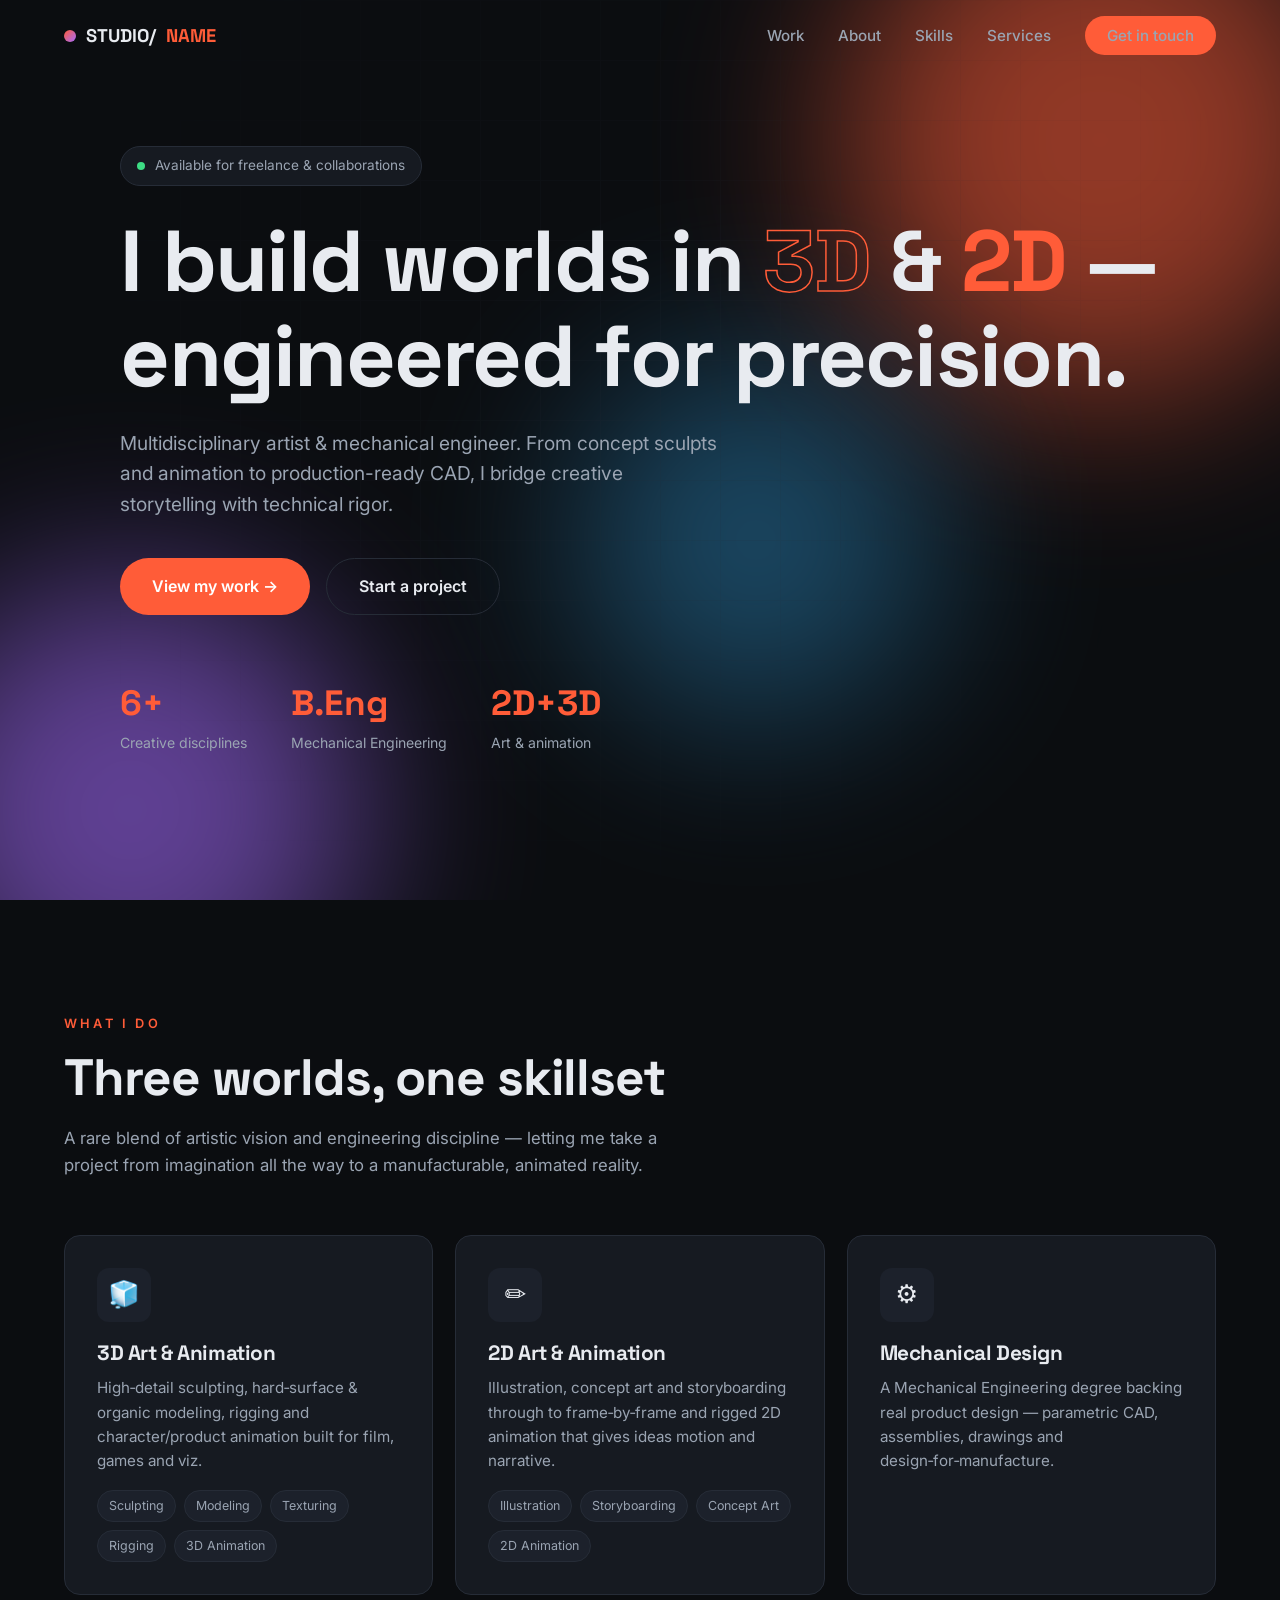
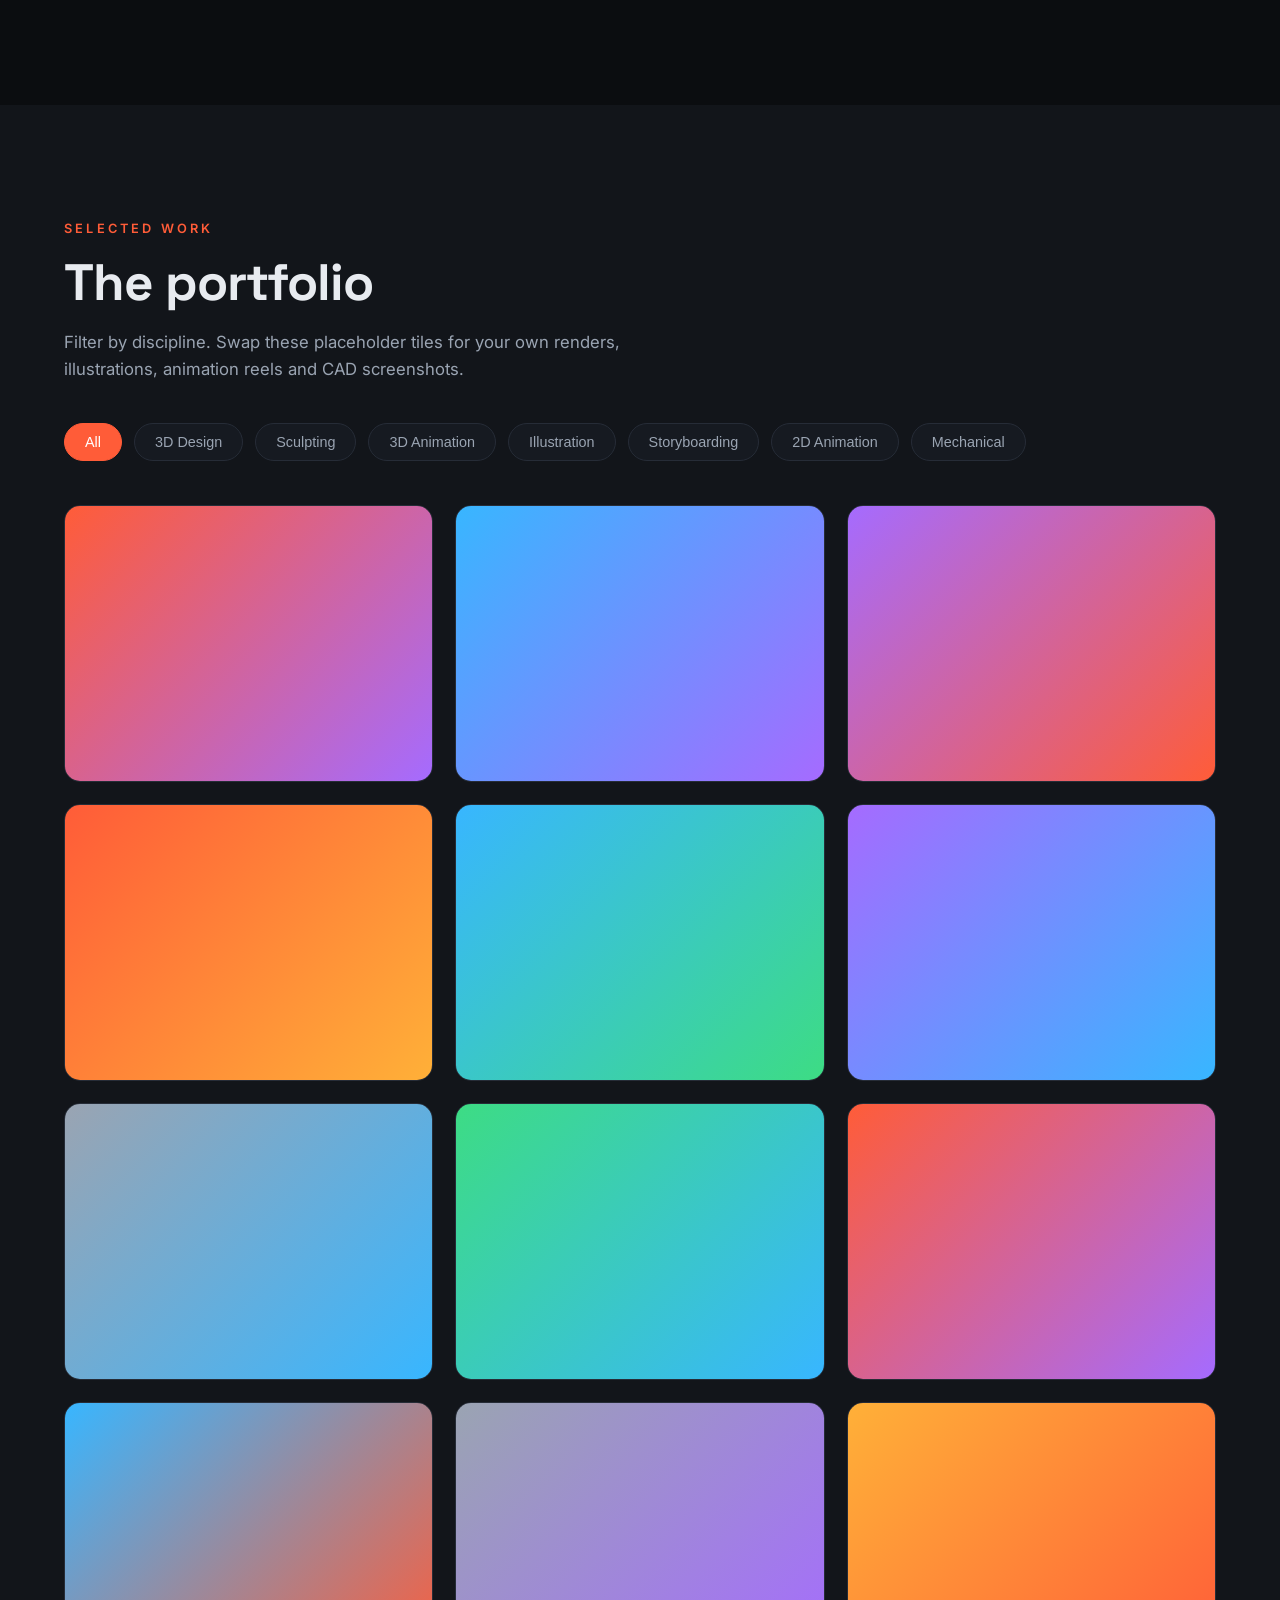
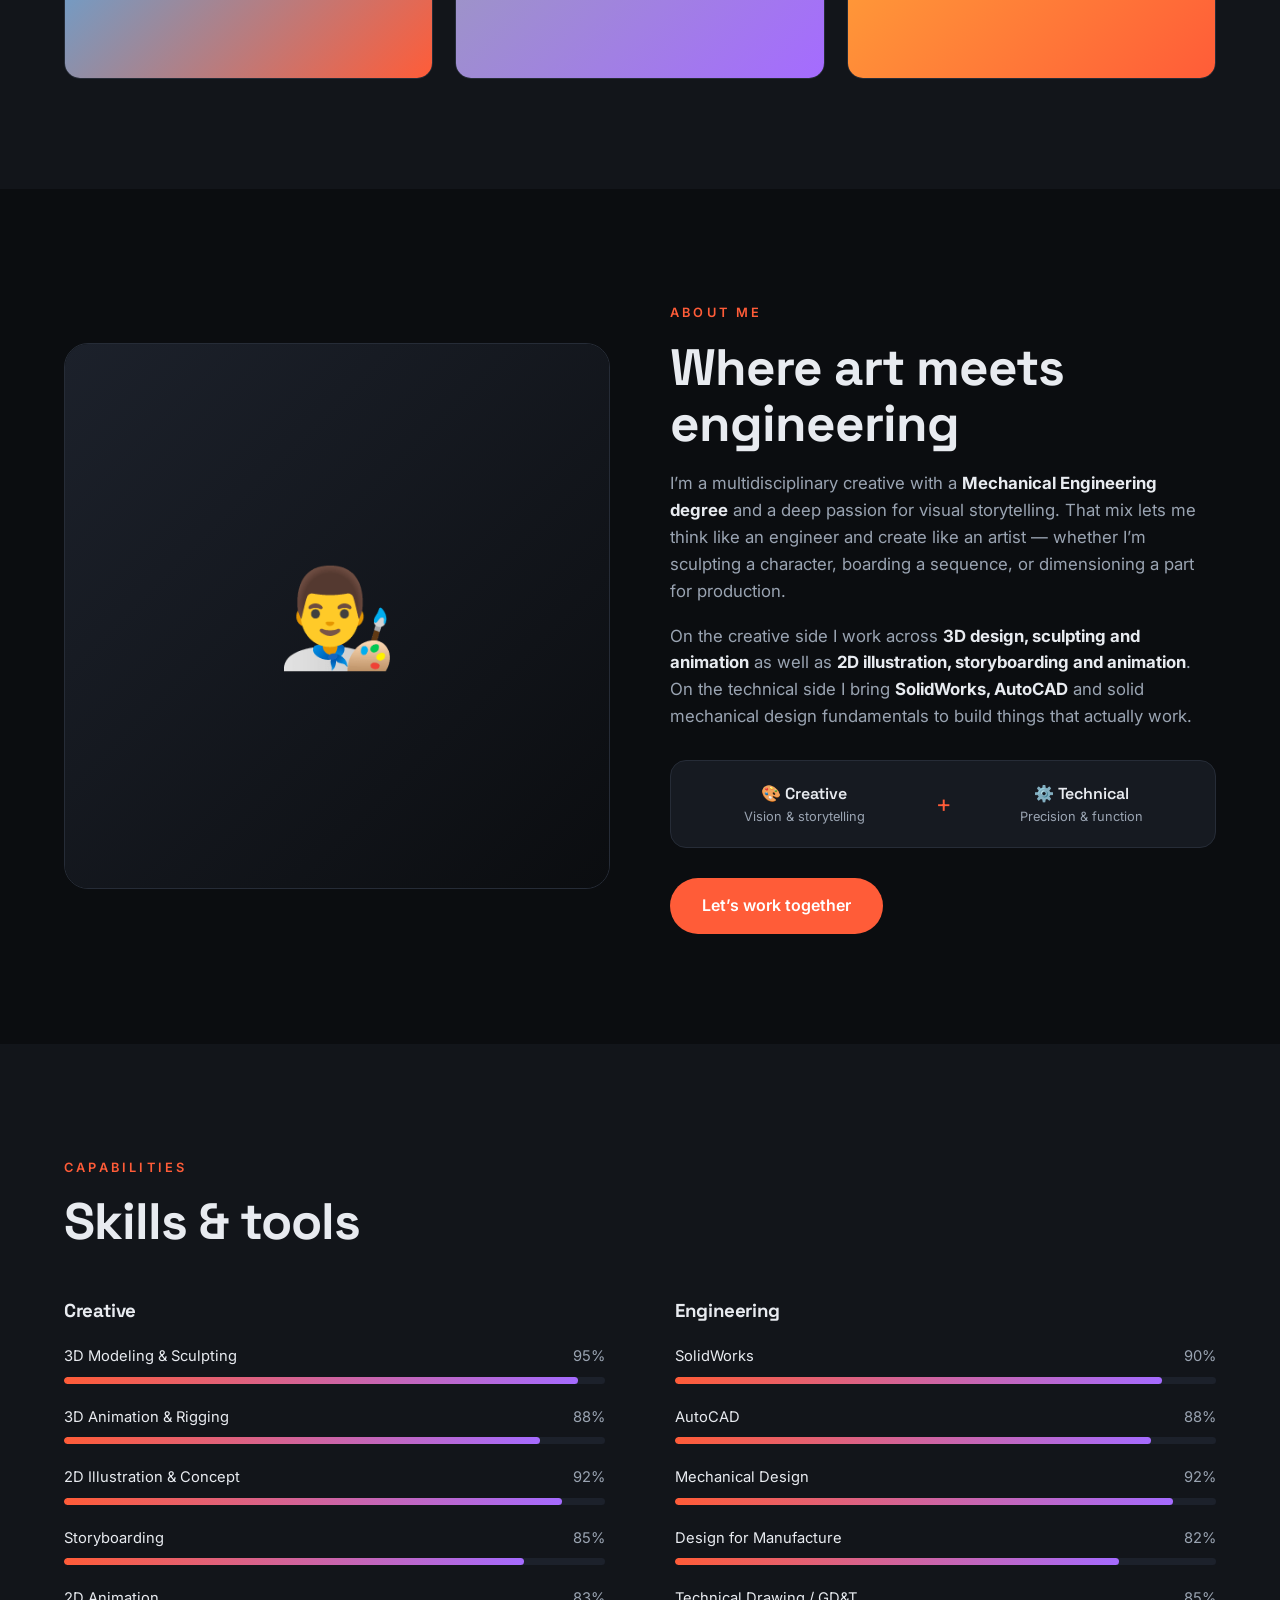
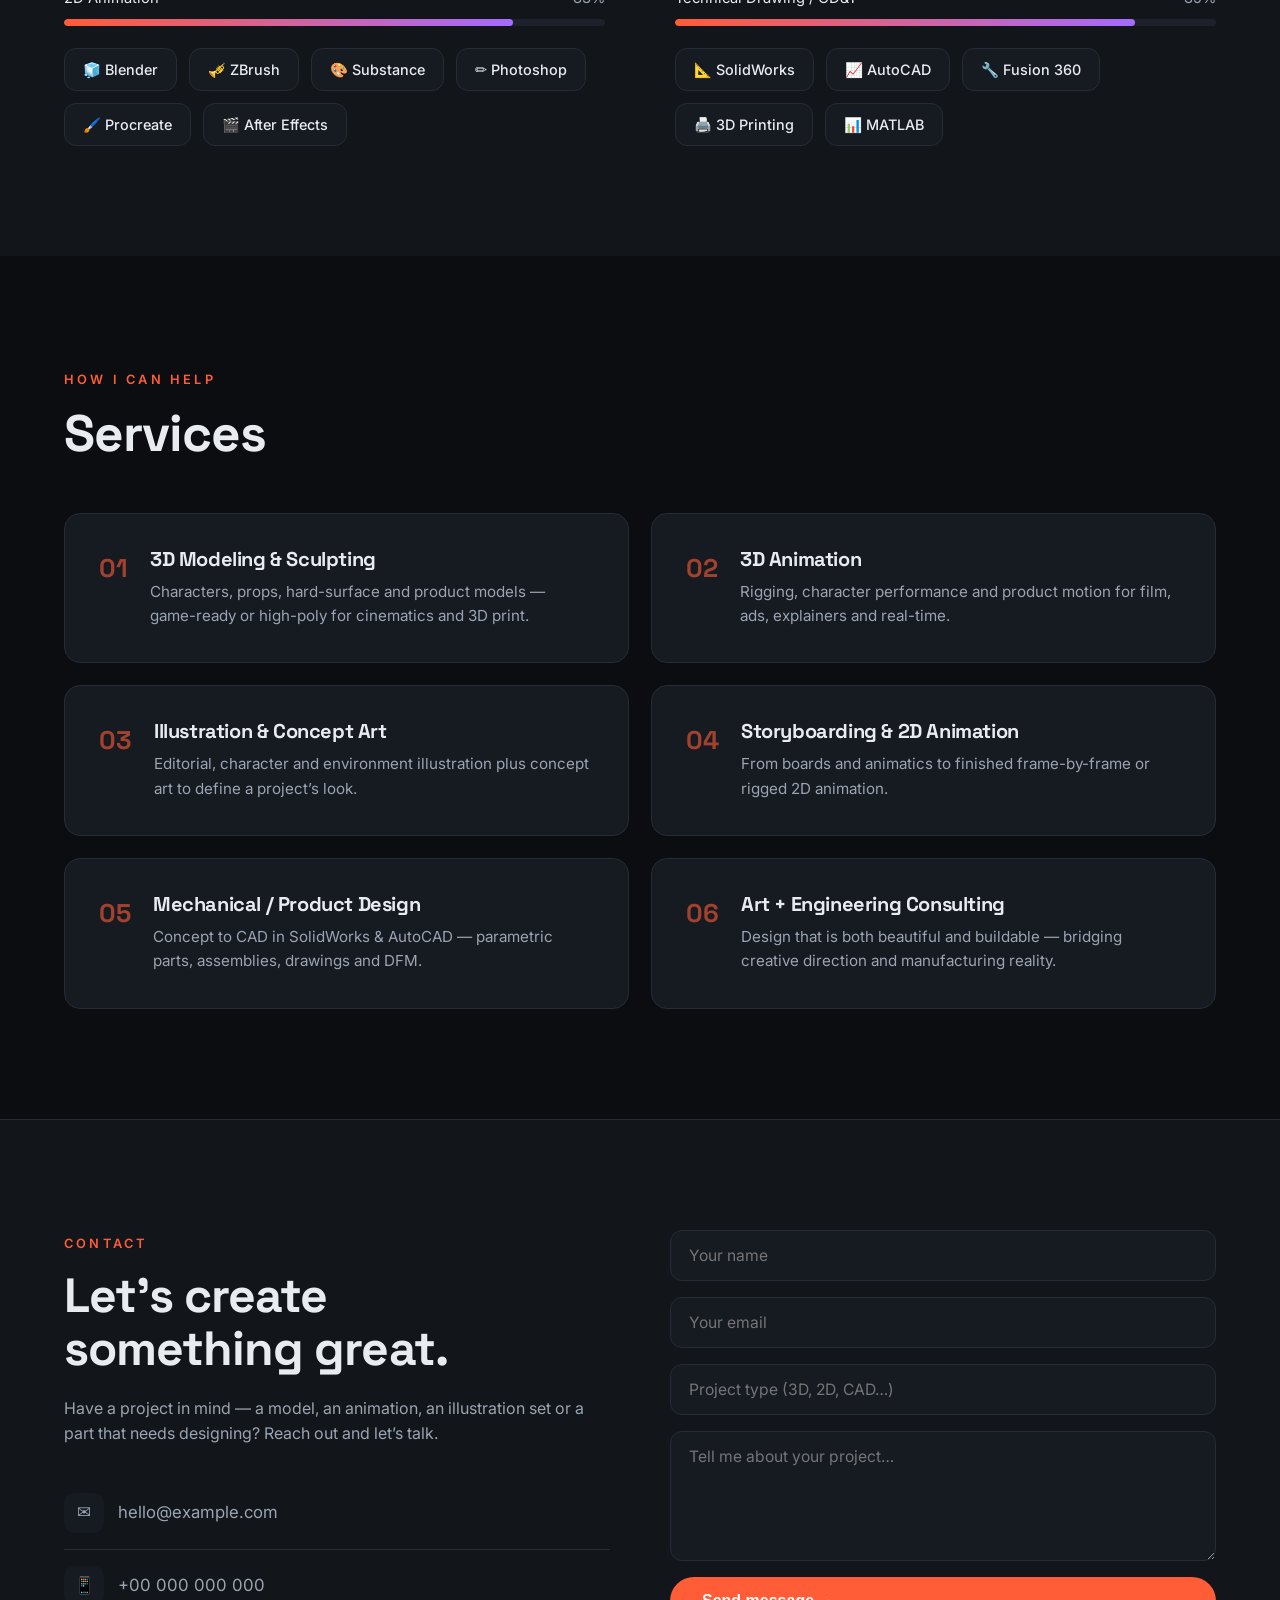
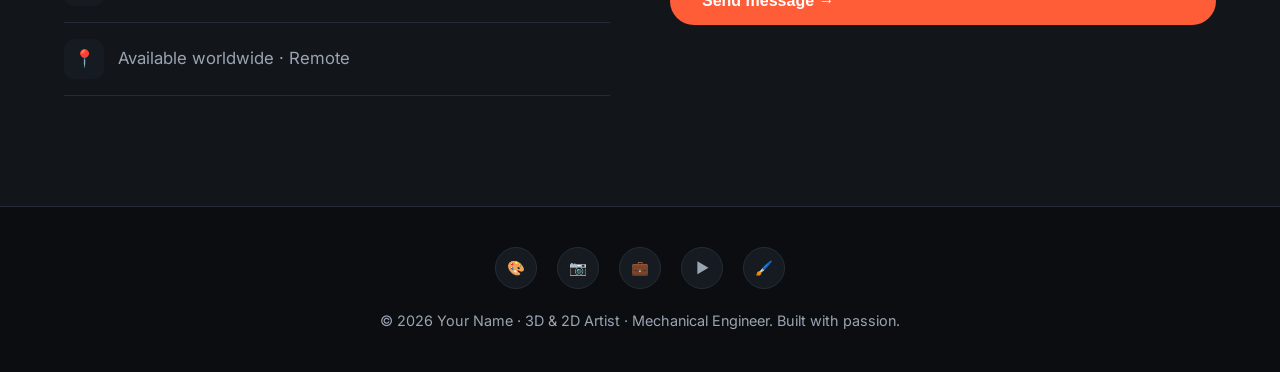
<file: index.html>
<!DOCTYPE html>
<html lang="en">
<head>
<meta charset="UTF-8">
<meta name="viewport" content="width=device-width, initial-scale=1.0">
<title>Portfolio — 3D & 2D Artist / Mechanical Engineer</title>
<meta name="description" content="Multidisciplinary portfolio: 3D design, sculpting & animation, 2D illustration, storyboarding & animation, and mechanical design (SolidWorks, AutoCAD).">
<link rel="preconnect" href="https://fonts.googleapis.com">
<link rel="preconnect" href="https://fonts.gstatic.com" crossorigin>
<link href="https://fonts.googleapis.com/css2?family=Space+Grotesk:wght@400;500;600;700&family=Inter:wght@300;400;500;600&display=swap" rel="stylesheet">
<style>
:root{
  --bg:#0b0d10;
  --bg-2:#12151a;
  --card:#161a21;
  --card-2:#1c212b;
  --line:#262c37;
  --text:#e8ebf0;
  --muted:#9aa4b2;
  --accent:#ff5c38;
  --accent-2:#38b6ff;
  --accent-3:#a56bff;
  --radius:16px;
  --maxw:1200px;
}
*{margin:0;padding:0;box-sizing:border-box}
html{scroll-behavior:smooth}
body{
  font-family:'Inter',system-ui,sans-serif;
  background:var(--bg);
  color:var(--text);
  line-height:1.6;
  overflow-x:hidden;
}
h1,h2,h3,h4,.display{font-family:'Space Grotesk',sans-serif;letter-spacing:-0.02em;line-height:1.1}
a{color:inherit;text-decoration:none}
img{max-width:100%;display:block}
.container{max-width:var(--maxw);margin:0 auto;padding:0 24px}
.accent{color:var(--accent)}
.section{padding:110px 0}
.eyebrow{
  font-size:.8rem;text-transform:uppercase;letter-spacing:.25em;
  color:var(--accent);font-weight:600;margin-bottom:16px;display:inline-block;
}
.sec-title{font-size:clamp(2rem,4.5vw,3.2rem);margin-bottom:18px}
.sec-lead{color:var(--muted);max-width:640px;font-size:1.05rem}

/* NAV */
header{position:fixed;top:0;left:0;right:0;z-index:100;transition:.35s}
header.scrolled{background:rgba(11,13,16,.82);backdrop-filter:blur(14px);border-bottom:1px solid var(--line)}
nav{display:flex;align-items:center;justify-content:space-between;height:72px}
.logo{font-family:'Space Grotesk';font-weight:700;font-size:1.15rem;display:flex;align-items:center;gap:10px}
.logo .dot{width:12px;height:12px;border-radius:50%;background:linear-gradient(135deg,var(--accent),var(--accent-3))}
.nav-links{display:flex;gap:34px;list-style:none}
.nav-links a{color:var(--muted);font-size:.95rem;font-weight:500;transition:.2s;position:relative}
.nav-links a:hover{color:var(--text)}
.nav-cta{background:var(--accent);color:#fff;padding:10px 22px;border-radius:50px;font-weight:600;font-size:.9rem;transition:.25s}
.nav-cta:hover{background:#ff734f;transform:translateY(-2px)}
.burger{display:none;flex-direction:column;gap:5px;cursor:pointer;background:none;border:0}
.burger span{width:26px;height:2px;background:var(--text);transition:.3s}
/* HERO */
.hero{position:relative;min-height:100vh;display:flex;align-items:center;overflow:hidden}
.hero-bg{position:absolute;inset:0;z-index:0}
.orb{position:absolute;border-radius:50%;filter:blur(90px);opacity:.55}
.orb.a{width:520px;height:520px;background:var(--accent);top:-120px;right:-80px}
.orb.b{width:460px;height:460px;background:var(--accent-3);bottom:-140px;left:-100px}
.orb.c{width:360px;height:360px;background:var(--accent-2);top:40%;left:45%;opacity:.35}
.grid-overlay{position:absolute;inset:0;background-image:linear-gradient(var(--line) 1px,transparent 1px),linear-gradient(90deg,var(--line) 1px,transparent 1px);background-size:60px 60px;opacity:.15;mask-image:radial-gradient(circle at 50% 40%,#000 0%,transparent 75%)}
.hero .container{position:relative;z-index:2}
.hero-tag{display:inline-flex;align-items:center;gap:10px;background:var(--card);border:1px solid var(--line);padding:8px 16px;border-radius:50px;font-size:.85rem;color:var(--muted);margin-bottom:28px}
.hero-tag .pulse{width:8px;height:8px;border-radius:50%;background:#3ddc84;box-shadow:0 0 0 0 rgba(61,220,132,.6);animation:pulse 2s infinite}
@keyframes pulse{70%{box-shadow:0 0 0 10px rgba(61,220,132,0)}100%{box-shadow:0 0 0 0 rgba(61,220,132,0)}}
.hero h1{font-size:clamp(2.6rem,7vw,5.4rem);margin-bottom:24px}
.hero h1 .stroke{-webkit-text-stroke:1.5px var(--accent);color:transparent}
.hero-sub{font-size:1.2rem;color:var(--muted);max-width:600px;margin-bottom:38px}
.hero-cta{display:flex;gap:16px;flex-wrap:wrap}
.btn{padding:15px 32px;border-radius:50px;font-weight:600;font-size:1rem;transition:.25s;cursor:pointer;border:0;display:inline-flex;align-items:center;gap:10px}
.btn-primary{background:var(--accent);color:#fff}
.btn-primary:hover{background:#ff734f;transform:translateY(-3px);box-shadow:0 12px 30px rgba(255,92,56,.3)}
.btn-ghost{background:transparent;color:var(--text);border:1px solid var(--line)}
.btn-ghost:hover{border-color:var(--accent);color:var(--accent)}
.hero-stats{display:flex;gap:44px;margin-top:60px;flex-wrap:wrap}
.hero-stats .num{font-family:'Space Grotesk';font-size:2.2rem;font-weight:700}
.hero-stats .lbl{color:var(--muted);font-size:.88rem}

/* DISCIPLINES */
.disc-grid{display:grid;grid-template-columns:repeat(3,1fr);gap:22px;margin-top:56px}
.disc-card{background:var(--card);border:1px solid var(--line);border-radius:var(--radius);padding:32px;transition:.3s;position:relative;overflow:hidden}
.disc-card::before{content:'';position:absolute;top:0;left:0;width:100%;height:3px;background:linear-gradient(90deg,var(--accent),var(--accent-3));transform:scaleX(0);transform-origin:left;transition:.35s}
.disc-card:hover{transform:translateY(-6px);border-color:#333c4a}
.disc-card:hover::before{transform:scaleX(1)}
.disc-ico{width:54px;height:54px;border-radius:12px;display:flex;align-items:center;justify-content:center;font-size:1.6rem;margin-bottom:20px;background:var(--card-2)}
.disc-card h3{font-size:1.3rem;margin-bottom:12px}
.disc-card p{color:var(--muted);font-size:.95rem}
.disc-card ul{list-style:none;margin-top:16px;display:flex;flex-wrap:wrap;gap:8px}
.disc-card li{font-size:.78rem;background:var(--card-2);border:1px solid var(--line);padding:5px 11px;border-radius:50px;color:var(--muted)}

/* PORTFOLIO */
.filters{display:flex;gap:12px;flex-wrap:wrap;margin:40px 0 44px}
.filter-btn{background:var(--card);border:1px solid var(--line);color:var(--muted);padding:10px 20px;border-radius:50px;font-size:.9rem;font-weight:500;cursor:pointer;transition:.25s}
.filter-btn:hover{color:var(--text)}
.filter-btn.active{background:var(--accent);border-color:var(--accent);color:#fff}
.gallery{display:grid;grid-template-columns:repeat(3,1fr);gap:22px}
.work{position:relative;border-radius:var(--radius);overflow:hidden;aspect-ratio:4/3;cursor:pointer;border:1px solid var(--line)}
.work .thumb{width:100%;height:100%;transition:.5s}
.work:hover .thumb{transform:scale(1.06)}
.work .overlay{position:absolute;inset:0;background:linear-gradient(to top,rgba(8,10,13,.92) 0%,rgba(8,10,13,.1) 60%,transparent 100%);display:flex;flex-direction:column;justify-content:flex-end;padding:22px;opacity:0;transition:.35s}
.work:hover .overlay{opacity:1}
.work .cat{font-size:.72rem;text-transform:uppercase;letter-spacing:.15em;color:var(--accent);font-weight:600;margin-bottom:6px}
.work h4{font-size:1.15rem;color:#fff}
.work.hide{display:none}

/* ABOUT */
.about-wrap{display:grid;grid-template-columns:1fr 1fr;gap:60px;align-items:center}
.about-visual{position:relative;aspect-ratio:1;border-radius:24px;overflow:hidden;border:1px solid var(--line)}
.about-visual .fill{position:absolute;inset:0;background:linear-gradient(135deg,#1c212b,#0b0d10);display:flex;align-items:center;justify-content:center;font-size:6rem}
.about-text p{color:var(--muted);margin-bottom:18px;font-size:1.05rem}
.about-text p strong{color:var(--text)}
.bridge{display:flex;align-items:center;gap:18px;margin:30px 0;padding:20px;background:var(--card);border:1px solid var(--line);border-radius:var(--radius)}
.bridge .side{flex:1;text-align:center}
.bridge .side .t{font-family:'Space Grotesk';font-weight:600}
.bridge .side .s{font-size:.8rem;color:var(--muted)}
.bridge .plus{font-size:1.5rem;color:var(--accent)}

/* SKILLS */
.skills-grid{display:grid;grid-template-columns:repeat(2,1fr);gap:40px 70px;margin-top:50px}
.skill-row{margin-bottom:22px}
.skill-row .top{display:flex;justify-content:space-between;margin-bottom:8px;font-size:.92rem}
.skill-row .top .pct{color:var(--muted)}
.bar{height:7px;background:var(--card-2);border-radius:50px;overflow:hidden}
.bar span{display:block;height:100%;border-radius:50px;background:linear-gradient(90deg,var(--accent),var(--accent-3));width:0;transition:width 1.2s cubic-bezier(.2,.8,.2,1)}
.tools{display:flex;flex-wrap:wrap;gap:12px;margin-top:14px}
.tool{background:var(--card);border:1px solid var(--line);padding:9px 18px;border-radius:12px;font-size:.9rem;font-weight:500;display:flex;align-items:center;gap:8px}

/* SERVICES */
.svc-grid{display:grid;grid-template-columns:repeat(2,1fr);gap:22px;margin-top:50px}
.svc{background:var(--card);border:1px solid var(--line);border-radius:var(--radius);padding:34px;display:flex;gap:22px;transition:.3s}
.svc:hover{transform:translateY(-5px);border-color:#333c4a}
.svc .n{font-family:'Space Grotesk';font-size:1.6rem;font-weight:700;color:var(--accent);opacity:.6}
.svc h3{font-size:1.25rem;margin-bottom:10px}
.svc p{color:var(--muted);font-size:.95rem}

/* CONTACT */
.contact{background:var(--bg-2);border-top:1px solid var(--line)}
.contact-wrap{display:grid;grid-template-columns:1fr 1fr;gap:60px}
.contact h2{font-size:clamp(2rem,4vw,3rem);margin-bottom:20px}
.contact-info{margin-top:30px}
.contact-info a{display:flex;align-items:center;gap:14px;padding:16px 0;border-bottom:1px solid var(--line);color:var(--muted);transition:.2s;font-size:1.05rem}
.contact-info a:hover{color:var(--accent)}
.contact-info .ico{width:40px;height:40px;border-radius:10px;background:var(--card);display:flex;align-items:center;justify-content:center}
form{display:flex;flex-direction:column;gap:16px}
form input,form textarea{background:var(--card);border:1px solid var(--line);border-radius:12px;padding:15px 18px;color:var(--text);font-family:inherit;font-size:.98rem;transition:.2s}
form input:focus,form textarea:focus{outline:none;border-color:var(--accent)}
form textarea{resize:vertical;min-height:130px}

/* FOOTER */
footer{padding:40px 0;border-top:1px solid var(--line);text-align:center;color:var(--muted);font-size:.9rem}
footer .socials{display:flex;justify-content:center;gap:20px;margin-bottom:20px}
footer .socials a{width:42px;height:42px;border-radius:50%;background:var(--card);border:1px solid var(--line);display:flex;align-items:center;justify-content:center;transition:.25s}
footer .socials a:hover{background:var(--accent);transform:translateY(-3px)}

.reveal{opacity:0;transform:translateY(30px);transition:.7s cubic-bezier(.2,.8,.2,1)}
.reveal.in{opacity:1;transform:none}

@media(max-width:900px){
  .disc-grid,.gallery,.skills-grid,.svc-grid{grid-template-columns:1fr 1fr}
  .about-wrap,.contact-wrap{grid-template-columns:1fr;gap:40px}
  .nav-links{position:fixed;top:72px;right:0;bottom:0;width:75%;max-width:320px;background:var(--bg-2);border-left:1px solid var(--line);flex-direction:column;padding:40px 30px;gap:26px;transform:translateX(100%);transition:.35s}
  .nav-links.open{transform:none}
  .burger{display:flex}
}
@media(max-width:560px){
  .section{padding:80px 0}
  .disc-grid,.gallery,.svc-grid{grid-template-columns:1fr}
  .hero-stats{gap:28px}
}
</style>
</head>
<body>

<header id="header">
  <div class="container">
    <nav>
      <a href="#top" class="logo"><span class="dot"></span>STUDIO/<span class="accent">NAME</span></a>
      <ul class="nav-links" id="navLinks">
        <li><a href="#work">Work</a></li>
        <li><a href="#about">About</a></li>
        <li><a href="#skills">Skills</a></li>
        <li><a href="#services">Services</a></li>
        <li><a href="#contact" class="nav-cta">Get in touch</a></li>
      </ul>
      <button class="burger" id="burger" aria-label="Menu"><span></span><span></span><span></span></button>
    </nav>
  </div>
</header>

<!-- HERO -->
<section class="hero" id="top">
  <div class="hero-bg">
    <div class="orb a"></div><div class="orb b"></div><div class="orb c"></div>
    <div class="grid-overlay"></div>
  </div>
  <div class="container">
    <span class="hero-tag"><span class="pulse"></span> Available for freelance & collaborations</span>
    <h1>I build worlds in <span class="stroke">3D</span> & <span class="accent">2D</span> —<br>engineered for precision.</h1>
    <p class="hero-sub">Multidisciplinary artist & mechanical engineer. From concept sculpts and animation to production-ready CAD, I bridge creative storytelling with technical rigor.</p>
    <div class="hero-cta">
      <a href="#work" class="btn btn-primary">View my work →</a>
      <a href="#contact" class="btn btn-ghost">Start a project</a>
    </div>
    <div class="hero-stats">
      <div><div class="num accent">6+</div><div class="lbl">Creative disciplines</div></div>
      <div><div class="num accent">B.Eng</div><div class="lbl">Mechanical Engineering</div></div>
      <div><div class="num accent">2D+3D</div><div class="lbl">Art & animation</div></div>
    </div>
  </div>
</section>

<!-- DISCIPLINES -->
<section class="section" id="disciplines">
  <div class="container">
    <span class="eyebrow reveal">What I do</span>
    <h2 class="sec-title reveal">Three worlds, one skillset</h2>
    <p class="sec-lead reveal">A rare blend of artistic vision and engineering discipline — letting me take a project from imagination all the way to a manufacturable, animated reality.</p>
    <div class="disc-grid">
      <div class="disc-card reveal">
        <div class="disc-ico">🧊</div>
        <h3>3D Art & Animation</h3>
        <p>High‑detail sculpting, hard‑surface & organic modeling, rigging and character/product animation built for film, games and viz.</p>
        <ul><li>Sculpting</li><li>Modeling</li><li>Texturing</li><li>Rigging</li><li>3D Animation</li></ul>
      </div>
      <div class="disc-card reveal">
        <div class="disc-ico">✏️</div>
        <h3>2D Art & Animation</h3>
        <p>Illustration, concept art and storyboarding through to frame‑by‑frame and rigged 2D animation that gives ideas motion and narrative.</p>
        <ul><li>Illustration</li><li>Storyboarding</li><li>Concept Art</li><li>2D Animation</li></ul>
      </div>
      <div class="disc-card reveal">
        <div class="disc-ico">⚙️</div>
        <h3>Mechanical Design</h3>
        <p>A Mechanical Engineering degree backing real product design — parametric CAD, assemblies, drawings and design‑for‑manufacture.</p>
  </div>
</section>

<!-- PORTFOLIO -->
<section class="section" id="work" style="background:var(--bg-2)">
  <div class="container">
    <span class="eyebrow reveal">Selected work</span>
    <h2 class="sec-title reveal">The portfolio</h2>
    <p class="sec-lead reveal">Filter by discipline. Swap these placeholder tiles for your own renders, illustrations, animation reels and CAD screenshots.</p>
    <div class="filters reveal">
      <button class="filter-btn active" data-filter="all">All</button>
      <button class="filter-btn" data-filter="3d">3D Design</button>
      <button class="filter-btn" data-filter="sculpt">Sculpting</button>
      <button class="filter-btn" data-filter="3danim">3D Animation</button>
      <button class="filter-btn" data-filter="illus">Illustration</button>
      <button class="filter-btn" data-filter="board">Storyboarding</button>
      <button class="filter-btn" data-filter="2danim">2D Animation</button>
      <button class="filter-btn" data-filter="mech">Mechanical</button>
    </div>
    <div class="gallery" id="gallery"></div>
  </div>
</section>

<!-- ABOUT -->
<section class="section" id="about">
  <div class="container">
    <div class="about-wrap">
      <div class="about-visual reveal"><div class="fill">👨‍🎨</div></div>
      <div class="about-text reveal">
        <span class="eyebrow">About me</span>
        <h2 class="sec-title">Where art meets engineering</h2>
        <p>I’m a multidisciplinary creative with a <strong>Mechanical Engineering degree</strong> and a deep passion for visual storytelling. That mix lets me think like an engineer and create like an artist — whether I’m sculpting a character, boarding a sequence, or dimensioning a part for production.</p>
        <p>On the creative side I work across <strong>3D design, sculpting and animation</strong> as well as <strong>2D illustration, storyboarding and animation</strong>. On the technical side I bring <strong>SolidWorks, AutoCAD</strong> and solid mechanical design fundamentals to build things that actually work.</p>
        <div class="bridge">
          <div class="side"><div class="t">🎨 Creative</div><div class="s">Vision & storytelling</div></div>
          <div class="plus">+</div>
          <div class="side"><div class="t">⚙️ Technical</div><div class="s">Precision & function</div></div>
        </div>
        <a href="#contact" class="btn btn-primary">Let’s work together</a>
      </div>
    </div>
  </div>
</section>

<!-- SKILLS -->
<section class="section" id="skills" style="background:var(--bg-2)">
  <div class="container">
    <span class="eyebrow reveal">Capabilities</span>
    <h2 class="sec-title reveal">Skills & tools</h2>
    <div class="skills-grid">
      <div class="reveal">
        <h3 style="margin-bottom:24px">Creative</h3>
        <div class="skill-row"><div class="top"><span>3D Modeling & Sculpting</span><span class="pct">95%</span></div><div class="bar"><span data-w="95%"></span></div></div>
        <div class="skill-row"><div class="top"><span>3D Animation & Rigging</span><span class="pct">88%</span></div><div class="bar"><span data-w="88%"></span></div></div>
        <div class="skill-row"><div class="top"><span>2D Illustration & Concept</span><span class="pct">92%</span></div><div class="bar"><span data-w="92%"></span></div></div>
        <div class="skill-row"><div class="top"><span>Storyboarding</span><span class="pct">85%</span></div><div class="bar"><span data-w="85%"></span></div></div>
        <div class="skill-row"><div class="top"><span>2D Animation</span><span class="pct">83%</span></div><div class="bar"><span data-w="83%"></span></div></div>
        <div class="tools">
          <span class="tool">🧊 Blender</span><span class="tool">🎺 ZBrush</span><span class="tool">🎨 Substance</span><span class="tool">✏️ Photoshop</span><span class="tool">🖌️ Procreate</span><span class="tool">🎬 After Effects</span>
        </div>
      </div>
      <div class="reveal">
        <h3 style="margin-bottom:24px">Engineering</h3>
        <div class="skill-row"><div class="top"><span>SolidWorks</span><span class="pct">90%</span></div><div class="bar"><span data-w="90%"></span></div></div>
        <div class="skill-row"><div class="top"><span>AutoCAD</span><span class="pct">88%</span></div><div class="bar"><span data-w="88%"></span></div></div>
        <div class="skill-row"><div class="top"><span>Mechanical Design</span><span class="pct">92%</span></div><div class="bar"><span data-w="92%"></span></div></div>
        <div class="skill-row"><div class="top"><span>Design for Manufacture</span><span class="pct">82%</span></div><div class="bar"><span data-w="82%"></span></div></div>
        <div class="skill-row"><div class="top"><span>Technical Drawing / GD&T</span><span class="pct">85%</span></div><div class="bar"><span data-w="85%"></span></div></div>
        <div class="tools">
          <span class="tool">📐 SolidWorks</span><span class="tool">📈 AutoCAD</span><span class="tool">🔧 Fusion 360</span><span class="tool">🖨️ 3D Printing</span><span class="tool">📊 MATLAB</span>
        </div>
      </div>
    </div>
  </div>
</section>

<!-- SERVICES -->
<section class="section" id="services">
  <div class="container">
    <span class="eyebrow reveal">How I can help</span>
    <h2 class="sec-title reveal">Services</h2>
    <div class="svc-grid">
      <div class="svc reveal"><div class="n">01</div><div><h3>3D Modeling & Sculpting</h3><p>Characters, props, hard-surface and product models — game-ready or high-poly for cinematics and 3D print.</p></div></div>
      <div class="svc reveal"><div class="n">02</div><div><h3>3D Animation</h3><p>Rigging, character performance and product motion for film, ads, explainers and real-time.</p></div></div>
      <div class="svc reveal"><div class="n">03</div><div><h3>Illustration & Concept Art</h3><p>Editorial, character and environment illustration plus concept art to define a project’s look.</p></div></div>
      <div class="svc reveal"><div class="n">04</div><div><h3>Storyboarding & 2D Animation</h3><p>From boards and animatics to finished frame-by-frame or rigged 2D animation.</p></div></div>
      <div class="svc reveal"><div class="n">05</div><div><h3>Mechanical / Product Design</h3><p>Concept to CAD in SolidWorks & AutoCAD — parametric parts, assemblies, drawings and DFM.</p></div></div>
      <div class="svc reveal"><div class="n">06</div><div><h3>Art + Engineering Consulting</h3><p>Design that is both beautiful and buildable — bridging creative direction and manufacturing reality.</p></div></div>
    </div>
  </div>
</section>

<!-- CONTACT -->
<section class="section contact" id="contact">
  <div class="container">
    <div class="contact-wrap">
      <div class="reveal">
        <span class="eyebrow">Contact</span>
        <h2>Let’s create<br>something great.</h2>
        <p style="color:var(--muted)">Have a project in mind — a model, an animation, an illustration set or a part that needs designing? Reach out and let’s talk.</p>
        <div class="contact-info">
          <a href="mailto:hello@example.com"><span class="ico">✉️</span> hello@example.com</a>
          <a href="#"><span class="ico">📱</span> +00 000 000 000</a>
          <a href="#"><span class="ico">📍</span> Available worldwide · Remote</a>
        </div>
      </div>
      <form class="reveal" id="contactForm">
        <input type="text" name="name" placeholder="Your name" required>
        <input type="email" name="email" placeholder="Your email" required>
        <input type="text" name="subject" placeholder="Project type (3D, 2D, CAD…)">
        <textarea name="message" placeholder="Tell me about your project…" required></textarea>
        <button type="submit" class="btn btn-primary">Send message →</button>
        <p id="formMsg" style="color:var(--accent);font-size:.9rem;display:none">Thanks! This is a demo form — connect it to your email service or a backend to receive messages.</p>
      </form>
    </div>
  </div>
</section>

<footer>
  <div class="container">
    <div class="socials">
      <a href="#" title="ArtStation">🎨</a>
      <a href="#" title="Instagram">📷</a>
      <a href="#" title="LinkedIn">💼</a>
      <a href="#" title="YouTube">▶️</a>
      <a href="#" title="Behance">🖌️</a>
    </div>
    <p>© <span id="yr"></span> Your Name · 3D & 2D Artist · Mechanical Engineer. Built with passion.</p>
  </div>
</footer>

<script>
(function(){
  'use strict';
  // ---- Portfolio data (edit / add your real projects here) ----
  var works = [
    {t:'Creature Bust — Sculpt',        c:'sculpt',  g:['#ff5c38','#a56bff']},
    {t:'Sci-Fi Prop — Hard Surface',    c:'3d',      g:['#38b6ff','#a56bff']},
    {t:'Character Walk Cycle',           c:'3danim',  g:['#a56bff','#ff5c38']},
    {t:'Editorial Illustration',         c:'illus',   g:['#ff5c38','#ffb038']},
    {t:'Short Film — Storyboard',        c:'board',   g:['#38b6ff','#3ddc84']},
    {t:'2D Animated Explainer',          c:'2danim',  g:['#a56bff','#38b6ff']},
    {t:'Gearbox Assembly — SolidWorks',  c:'mech',    g:['#9aa4b2','#38b6ff']},
    {t:'Stylized Environment',           c:'3d',      g:['#3ddc84','#38b6ff']},
    {t:'Concept Character Sheet',        c:'illus',   g:['#ff5c38','#a56bff']},
    {t:'Product Render — 3D Design',     c:'3d',      g:['#38b6ff','#ff5c38']},
    {t:'Bracket — AutoCAD Drawing',      c:'mech',    g:['#9aa4b2','#a56bff']},
    {t:'Fight Scene — Animatic',         c:'board',   g:['#ffb038','#ff5c38']}
  ];
  var catName={'3d':'3D Design','sculpt':'Sculpting','3danim':'3D Animation','illus':'Illustration','board':'Storyboarding','2danim':'2D Animation','mech':'Mechanical'};
  var gallery=document.getElementById('gallery');
  works.forEach(function(w){
    var el=document.createElement('div');
    el.className='work reveal';
    el.setAttribute('data-cat',w.c);
    el.innerHTML='<div class="thumb" style="background:linear-gradient(135deg,'+w.g[0]+','+w.g[1]+')"></div>'+
      '<div class="overlay"><span class="cat">'+catName[w.c]+'</span><h4></h4></div>';
    el.querySelector('h4').textContent=w.t; // safe text insert
    gallery.appendChild(el);
  });

  // ---- Filtering ----
  var btns=document.querySelectorAll('.filter-btn');
  btns.forEach(function(b){
    b.addEventListener('click',function(){
      btns.forEach(function(x){x.classList.remove('active');});
      b.classList.add('active');
      var f=b.getAttribute('data-filter');
      document.querySelectorAll('.work').forEach(function(w){
        w.classList.toggle('hide', !(f==='all'||w.getAttribute('data-cat')===f));
      });
    });
  });

  // ---- Header scroll state ----
  var header=document.getElementById('header');
  window.addEventListener('scroll',function(){
    header.classList.toggle('scrolled', window.scrollY>40);
  });

  // ---- Mobile menu ----
  var burger=document.getElementById('burger'), nav=document.getElementById('navLinks');
  burger.addEventListener('click',function(){nav.classList.toggle('open');});
  nav.querySelectorAll('a').forEach(function(a){a.addEventListener('click',function(){nav.classList.remove('open');});});

  // ---- Reveal on scroll + skill bars ----
  var io=new IntersectionObserver(function(entries){
    entries.forEach(function(e){
      if(e.isIntersecting){
        e.target.classList.add('in');
        e.target.querySelectorAll('.bar span').forEach(function(s){s.style.width=s.getAttribute('data-w');});
        io.unobserve(e.target);
      }
    });
  },{threshold:.12});
  document.querySelectorAll('.reveal').forEach(function(el){io.observe(el);});

  // ---- Contact form (demo) ----
  var form=document.getElementById('contactForm');
  form.addEventListener('submit',function(ev){
    ev.preventDefault();
    document.getElementById('formMsg').style.display='block';
    form.reset();
  });

  document.getElementById('yr').textContent=new Date().getFullYear();
})();
</script>
</body>
</html>
</file>
